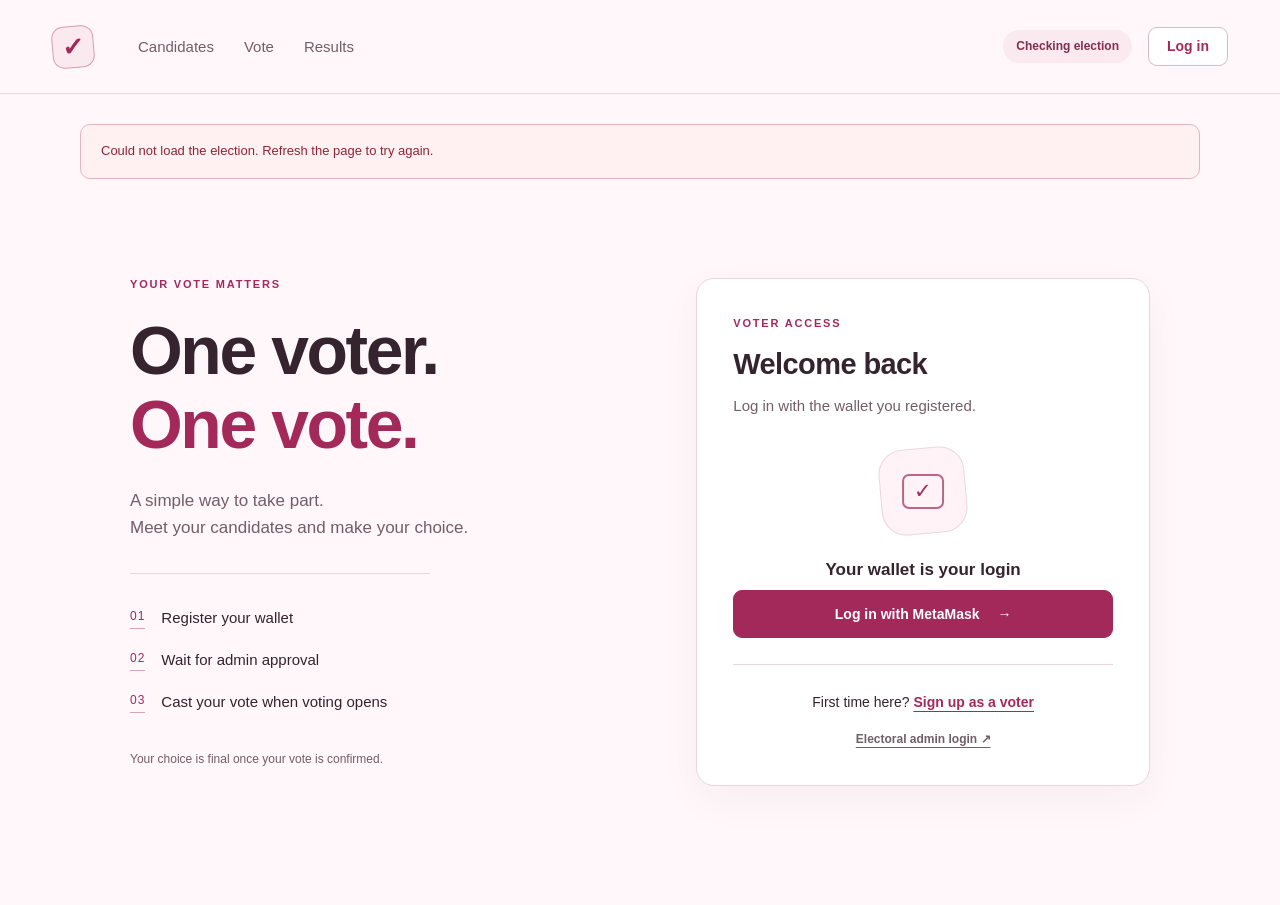
<file: Finals_MCO_DIGITAL_OCEAN_dApp_Voting_App/voting_dapp/frontend/html/index.html>
<!doctype html>
<html lang="en">
  <head>
    <meta charset="UTF-8" />
    <meta name="viewport" content="width=device-width, initial-scale=1" />
    <meta name="theme-color" content="#fff7fa" />
    <meta
      name="description"
      content="Register, review candidates, cast your vote, and view the final election results."
    />
    <title>Voter login</title>
    <link rel="stylesheet" href="../css/index.css" />
    <!-- Load the wallet library and shared code before this page script. -->
    <script src="../script/vendor/ethers.umd.min.js" defer=""></script>
    <script src="../script/common.js" defer></script>
    <script src="../script/index.js" defer></script>
  </head>
  <body data-page="login">
    <a class="skip-link" href="#mainContent">Skip to content</a>
    <header class="site-header">
      <a class="home-mark" href="index.html" aria-label="Go to voter login"
        ><span aria-hidden="true">✓</span></a
      >
      <nav aria-label="Main navigation">
        <a href="candidates.html">Candidates</a>
        <a href="vote.html">Vote</a>
        <a href="results.html">Results</a>
        <a href="admin.html" id="adminNav" hidden="">Manage election</a>
      </nav>
      <div class="header-account">
        <span class="state-pill" id="electionStatus" hidden=""
          >Checking election…</span
        ><button class="text-button" id="logoutButton" type="button" hidden="">
          Log out</button
        ><a
          class="button button-small button-secondary"
          href="index.html"
          id="loginLink"
          >Log in</a
        >
      </div>
    </header>
    <!-- Page scripts find elements by these IDs and update their status and controls. -->
      <main id="mainContent" tabindex="-1">
      <div
        id="message"
        class="message"
        role="status"
        aria-live="polite"
        hidden=""
      >
        <span id="messageText"></span>
      </div>
      <section
        id="page-login"
        class="page auth-layout"
        aria-labelledby="loginHeading"
      >
        <div class="auth-intro">
          <span class="eyebrow">YOUR VOTE MATTERS</span>
          <h1>One voter.<br /><span>One vote.</span></h1>
          <p>
            A simple way to take part.<br />Meet your candidates and make your
            choice.
          </p>
          <div class="intro-rule"></div>
          <ol class="intro-steps">
            <li><span>01</span> Register your wallet</li>
            <li><span>02</span> Wait for admin approval</li>
            <li><span>03</span> Cast your vote when voting opens</li>
          </ol>
          <p class="intro-foot">
            Your choice is final once your vote is confirmed.
          </p>
        </div>
        <div class="panel auth-panel">
          <span class="section-tag">VOTER ACCESS</span>
          <h2 id="loginHeading">Welcome back</h2>
          <p class="muted">Log in with the wallet you registered.</p>
          <div class="wallet-illustration" aria-hidden="true">
            <span>✓</span>
          </div>
          <h3>Your wallet is your login</h3>
          <button
            id="voterLoginButton"
            class="button full"
            type="button"
            disabled=""
          >
            Log in with MetaMask <span aria-hidden="true">→</span>
          </button>
          <div class="divider"></div>
          <p class="center">
            First time here? <a href="signup.html">Sign up as a voter</a>
          </p>
          <a class="quiet-link" href="admin-login.html"
            >Electoral admin login <span aria-hidden="true">↗</span></a
          >
        </div>
      </section>
    </main>
  </body>
</html>
</file>
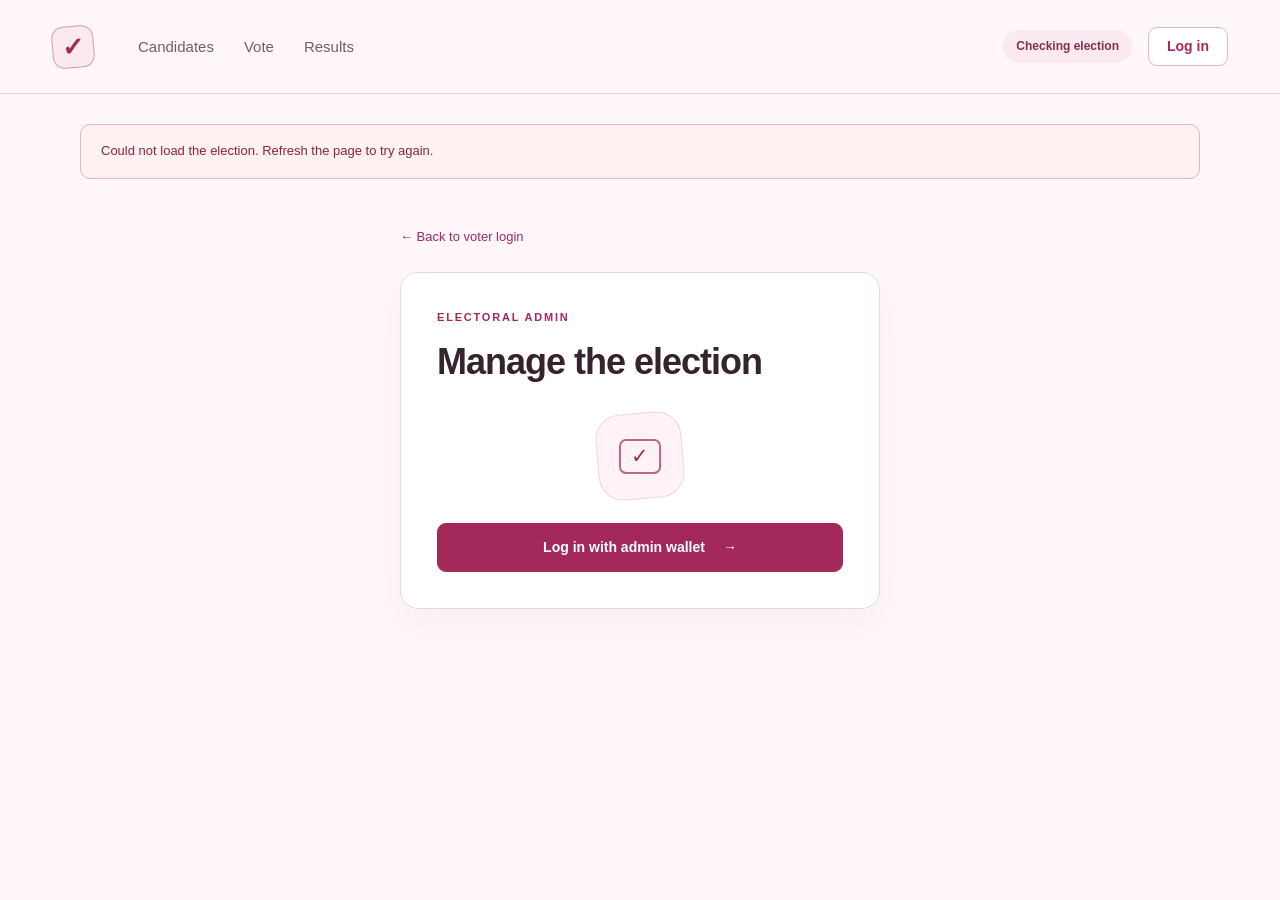
<file: Finals_MCO_DIGITAL_OCEAN_dApp_Voting_App/voting_dapp/frontend/html/admin-login.html>
<!doctype html>
<html lang="en">
  <head>
    <meta charset="UTF-8" />
    <meta name="viewport" content="width=device-width, initial-scale=1" />
    <meta name="theme-color" content="#fff7fa" />
    <meta
      name="description"
      content="Register, review candidates, cast your vote, and view the final election results."
    />
    <title>Admin login</title>
    <link rel="stylesheet" href="../css/admin-login.css" />
    <!-- Load the wallet library and shared code before this page script. -->
    <script src="../script/vendor/ethers.umd.min.js" defer=""></script>
    <script src="../script/common.js" defer></script>
    <script src="../script/admin-login.js" defer></script>
  </head>
  <body data-page="admin-login">
    <a class="skip-link" href="#mainContent">Skip to content</a>
    <header class="site-header">
      <a class="home-mark" href="index.html" aria-label="Go to voter login"
        ><span aria-hidden="true">✓</span></a
      >
      <nav aria-label="Main navigation">
        <a href="candidates.html">Candidates</a>
        <a href="vote.html">Vote</a>
        <a href="results.html">Results</a>
        <a href="admin.html" id="adminNav" hidden="">Manage election</a>
      </nav>
      <div class="header-account">
        <span class="state-pill" id="electionStatus" hidden=""
          >Checking election…</span
        ><button class="text-button" id="logoutButton" type="button" hidden="">
          Log out</button
        ><a
          class="button button-small button-secondary"
          href="index.html"
          id="loginLink"
          >Log in</a
        >
      </div>
    </header>
    <!-- Page scripts find elements by these IDs and update their status and controls. -->
      <main id="mainContent" tabindex="-1">
      <div
        id="message"
        class="message"
        role="status"
        aria-live="polite"
        hidden=""
      >
        <span id="messageText"></span>
      </div>
      <section
        id="page-admin-login"
        class="page narrow-page"
        aria-labelledby="adminLoginHeading"
      >
        <a class="back-link" href="index.html">← Back to voter login</a>
        <div class="panel auth-panel">
          <span class="section-tag">ELECTORAL ADMIN</span>
          <h1 id="adminLoginHeading" class="page-title">Manage the election</h1>
          <div class="wallet-illustration" aria-hidden="true">
            <span>✓</span>
          </div>
          <button
            id="adminLoginButton"
            class="button full"
            type="button"
            disabled=""
          >
            Log in with admin wallet <span aria-hidden="true">→</span>
          </button>
        </div>
      </section>
    </main>
  </body>
</html>
</file>
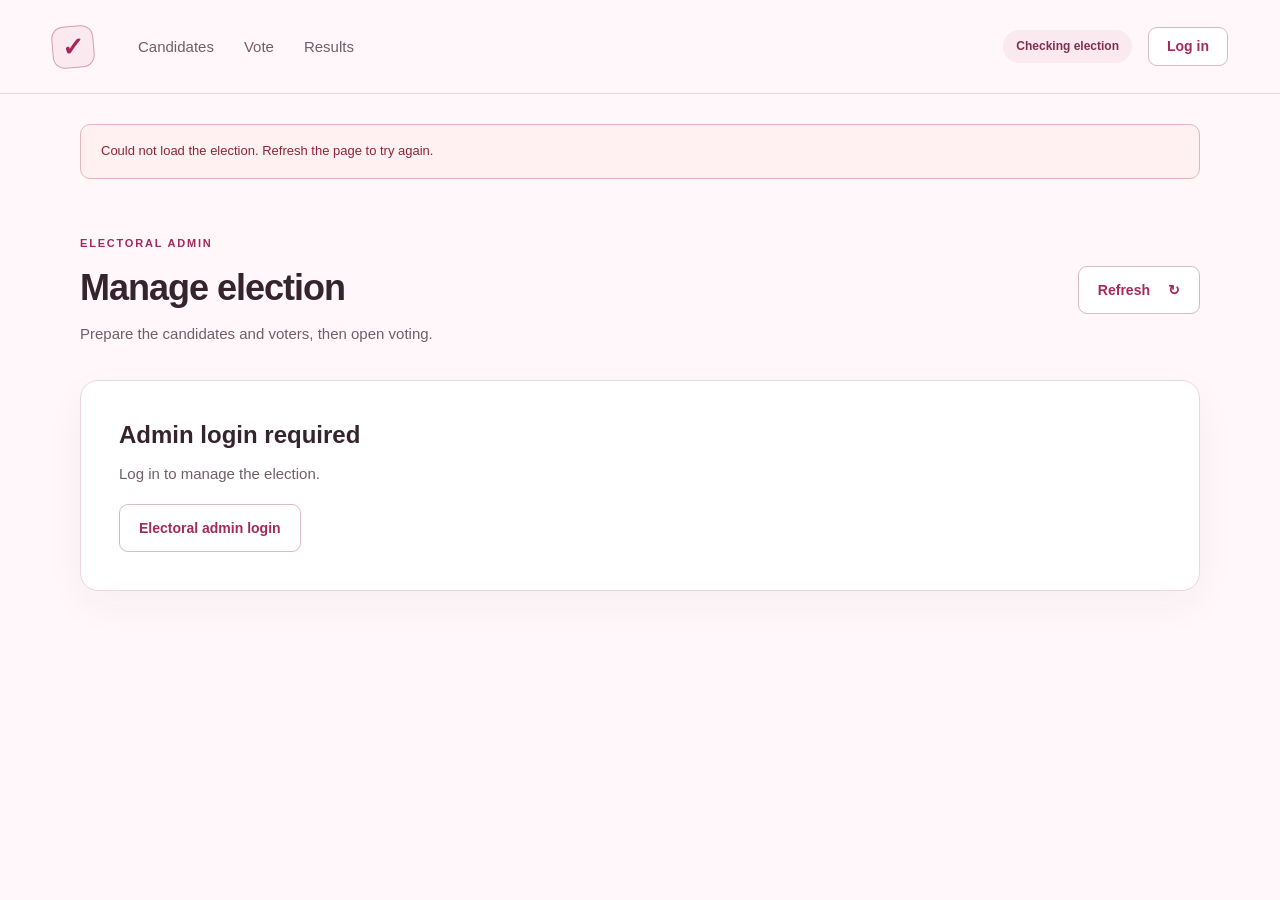
<file: Finals_MCO_DIGITAL_OCEAN_dApp_Voting_App/voting_dapp/frontend/html/admin.html>
<!doctype html>
<html lang="en">
  <head>
    <meta charset="UTF-8" />
    <meta name="viewport" content="width=device-width, initial-scale=1" />
    <meta name="theme-color" content="#fff7fa" />
    <meta
      name="description"
      content="Register, review candidates, cast your vote, and view the final election results."
    />
    <title>Manage election</title>
    <link rel="stylesheet" href="../css/admin.css" />
    <!-- Load the wallet library and shared code before this page script. -->
    <script src="../script/vendor/ethers.umd.min.js" defer=""></script>
    <script src="../script/common.js" defer></script>
    <script src="../script/admin.js" defer></script>
  </head>
  <body data-page="admin">
    <a class="skip-link" href="#mainContent">Skip to content</a>
    <header class="site-header">
      <a class="home-mark" href="index.html" aria-label="Go to voter login"
        ><span aria-hidden="true">✓</span></a
      >
      <nav aria-label="Main navigation">
        <a href="candidates.html">Candidates</a>
        <a href="vote.html">Vote</a>
        <a href="results.html">Results</a>
        <a href="admin.html" id="adminNav" hidden="" aria-current="page"
          >Manage election</a
        >
      </nav>
      <div class="header-account">
        <span class="state-pill" id="electionStatus" hidden=""
          >Checking election…</span
        ><button class="text-button" id="logoutButton" type="button" hidden="">
          Log out</button
        ><a
          class="button button-small button-secondary"
          href="index.html"
          id="loginLink"
          >Log in</a
        >
      </div>
    </header>
    <!-- Page scripts find elements by these IDs and update their status and controls. -->
      <main id="mainContent" tabindex="-1">
      <div
        id="message"
        class="message"
        role="status"
        aria-live="polite"
        hidden=""
      >
        <span id="messageText"></span>
      </div>
      <section id="page-admin" class="page" aria-labelledby="adminHeading">
        <div class="page-heading">
          <div>
            <span class="eyebrow">ELECTORAL ADMIN</span>
            <h1 id="adminHeading" class="page-title">Manage election</h1>
            <p class="muted">
              Prepare the candidates and voters, then open voting.
            </p>
          </div>
          <button
            id="refreshAdminButton"
            class="button button-secondary"
            type="button"
            disabled=""
          >
            Refresh <span aria-hidden="true">↻</span>
          </button>
        </div>
        <div id="adminGate" class="panel gate-panel">
          <h2>Admin login required</h2>
          <p>Log in to manage the election.</p>
          <a class="button button-secondary" href="admin-login.html"
            >Electoral admin login</a
          >
        </div>
        <div id="adminContent" class="content-grid" hidden="">
          <div class="stack">
            <div class="panel">
              <div class="panel-heading">
                <h2>Candidates</h2>
                <span id="adminCandidateCount" class="count-label"
                  >0 added</span
                >
              </div>
              <form id="candidateForm">
                <label for="candidateName">Candidate full name</label
                ><input
                  id="candidateName"
                  name="candidateName"
                  required=""
                  maxlength="80"
                  placeholder="e.g. Juan Dela Cruz"
                  autocomplete="off"
                /><label for="candidatePositionInput">Position</label
                ><input
                  id="candidatePositionInput"
                  name="candidatePosition"
                  required=""
                  maxlength="80"
                  placeholder="e.g. Student Council President"
                  autocomplete="off"
                />
                <p class="helper">
                  One election covers one position. Check spelling; candidates
                  cannot be edited or removed.
                </p>
                <button
                  id="addCandidateButton"
                  class="button"
                  type="submit"
                  disabled=""
                >
                  Add candidate <span aria-hidden="true">+</span>
                </button>
              </form>
              <div id="adminCandidateList" class="simple-list"></div>
            </div>
            <div class="panel voter-register">
              <div class="panel-heading">
                <h2>Voter register</h2>
                <span id="authorizedCount" class="count-label">0 authorized</span>
              </div>
              <h3 class="list-title">Registered wallets</h3>
              <div id="registeredVoterList" class="simple-list"></div>
            </div>
          </div>
          <aside class="panel guide-panel">
            <span class="section-tag">ELECTION CONTROL</span>
            <h2>Voting process</h2>
            <div class="phase-track">
              <span id="phaseSetup">1 · Setup</span
              ><span id="phaseOpen">2 · Open</span
              ><span id="phaseClosed">3 · Closed</span>
            </div>
            <p id="adminControlTip" class="muted"></p>
            <button
              id="startElectionButton"
              class="button full"
              type="button"
              disabled=""
            >
              Start voting</button
            ><button
              id="endElectionButton"
              class="button button-danger full"
              type="button"
              disabled=""
            >
              Close voting
            </button>
            <div class="inline-note">
              Add at least two candidates and authorize at least one voter
              before starting. Once voting starts, setup is locked. Closing
              voting is permanent.
            </div>
          </aside>
        </div>
      </section>
    </main>
    <dialog id="confirmDialog" aria-labelledby="dialogTitle">
      <div class="dialog-body">
        <span class="section-tag">REVIEW THIS ACTION</span>
        <h2 id="dialogTitle">Confirm your vote</h2>
        <p id="dialogText"></p>

        <div class="dialog-actions">
          <button
            id="cancelDialogButton"
            class="button button-secondary"
            type="button"
          >
            Go back</button
          ><button id="confirmDialogButton" class="button" type="button">
            Confirm
          </button>
        </div>
      </div>
    </dialog>
  </body>
</html>
</file>
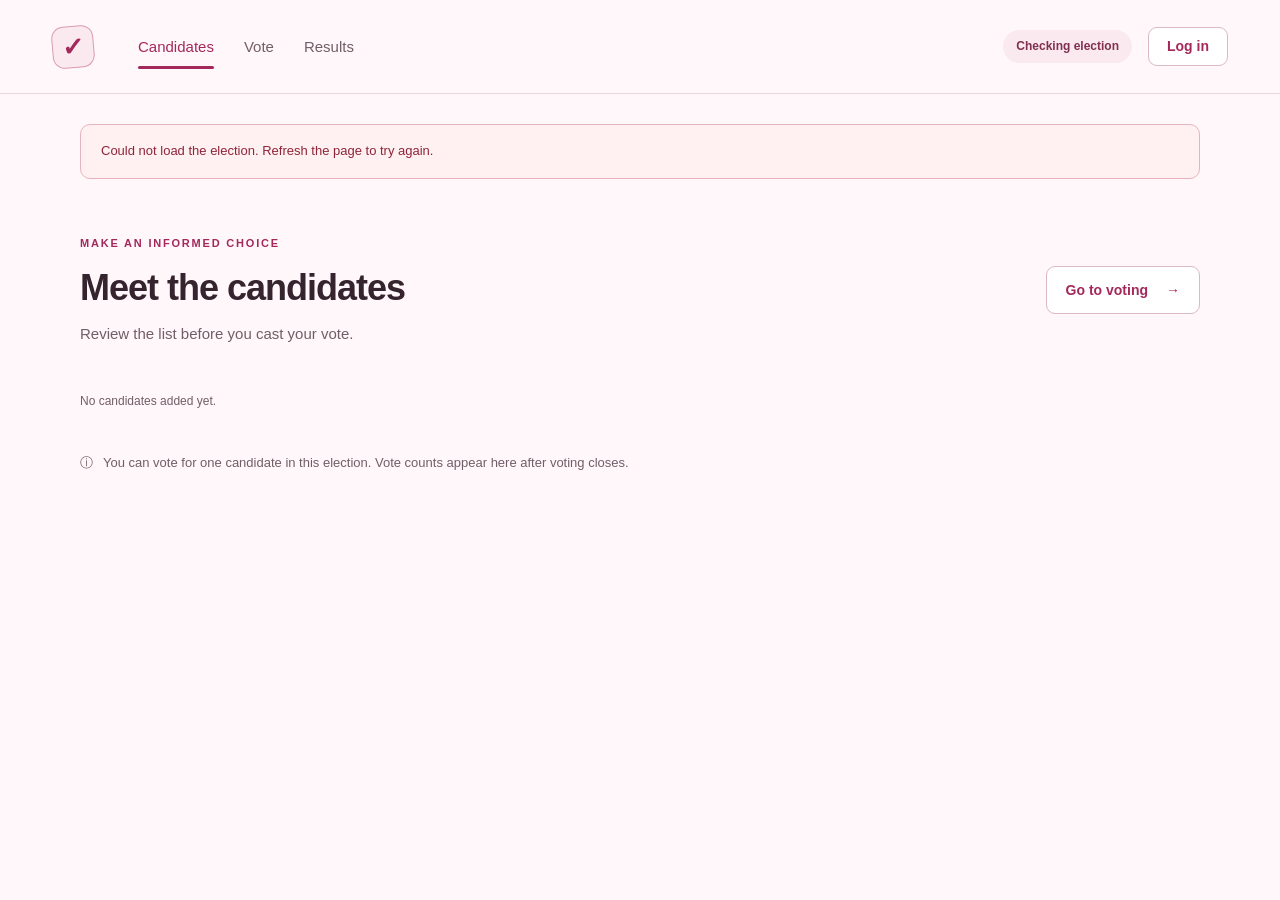
<file: Finals_MCO_DIGITAL_OCEAN_dApp_Voting_App/voting_dapp/frontend/html/candidates.html>
<!doctype html>
<html lang="en">
  <head>
    <meta charset="UTF-8" />
    <meta name="viewport" content="width=device-width, initial-scale=1" />
    <meta name="theme-color" content="#fff7fa" />
    <meta
      name="description"
      content="Register, review candidates, cast your vote, and view the final election results."
    />
    <title>Candidates</title>
    <link rel="stylesheet" href="../css/candidates.css" />
    <!-- Load the wallet library and shared code before this page script. -->
    <script src="../script/vendor/ethers.umd.min.js" defer=""></script>
    <script src="../script/common.js" defer></script>
    <script src="../script/candidates.js" defer></script>
  </head>
  <body data-page="candidates">
    <a class="skip-link" href="#mainContent">Skip to content</a>
    <header class="site-header">
      <a class="home-mark" href="index.html" aria-label="Go to voter login"
        ><span aria-hidden="true">✓</span></a
      >
      <nav aria-label="Main navigation">
        <a href="candidates.html" aria-current="page">Candidates</a>
        <a href="vote.html">Vote</a>
        <a href="results.html">Results</a>
        <a href="admin.html" id="adminNav" hidden="">Manage election</a>
      </nav>
      <div class="header-account">
        <span class="state-pill" id="electionStatus" hidden=""
          >Checking election…</span
        ><button class="text-button" id="logoutButton" type="button" hidden="">
          Log out</button
        ><a
          class="button button-small button-secondary"
          href="index.html"
          id="loginLink"
          >Log in</a
        >
      </div>
    </header>
    <!-- Page scripts find elements by these IDs and update their status and controls. -->
      <main id="mainContent" tabindex="-1">
      <div
        id="message"
        class="message"
        role="status"
        aria-live="polite"
        hidden=""
      >
        <span id="messageText"></span>
      </div>
      <section
        id="page-candidates"
        class="page"
        aria-labelledby="candidatesHeading"
      >
        <div class="page-heading">
          <div>
            <span class="eyebrow">MAKE AN INFORMED CHOICE</span>
            <h1 id="candidatesHeading" class="page-title">
              Meet the candidates
            </h1>
            <p class="muted">Review the list before you cast your vote.</p>
          </div>
          <a class="button button-secondary" href="vote.html"
            >Go to voting <span aria-hidden="true">→</span></a
          >
        </div>
        <div id="candidatePosition" class="position-label"></div>
        <div id="candidateList" class="candidate-grid"></div>
        <div class="bottom-note">
          <span aria-hidden="true">ⓘ</span> You can vote for one candidate in
          this election. Vote counts appear here after voting closes.
        </div>
      </section>
    </main>
  </body>
</html>
</file>
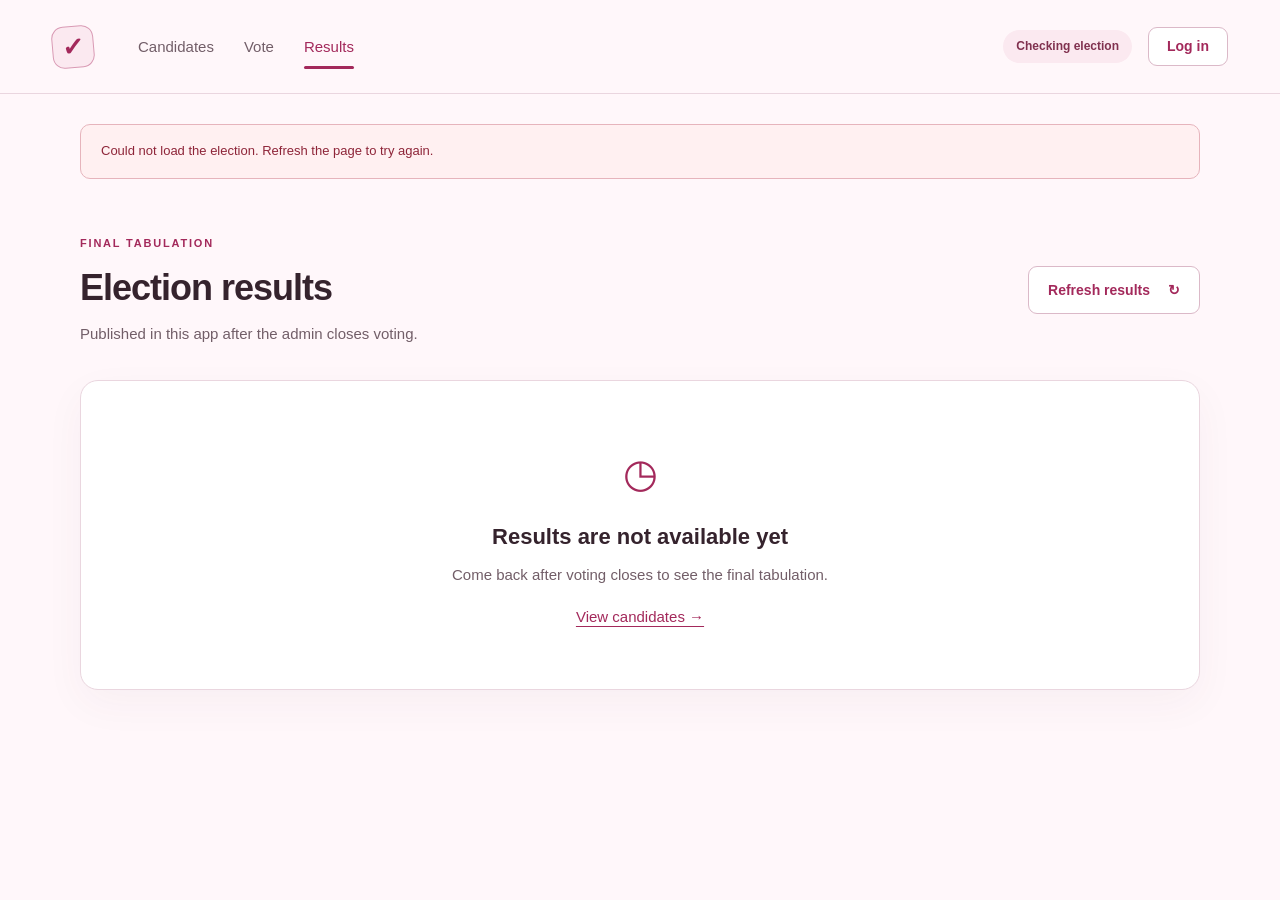
<file: Finals_MCO_DIGITAL_OCEAN_dApp_Voting_App/voting_dapp/frontend/html/results.html>
<!doctype html>
<html lang="en">
  <head>
    <meta charset="UTF-8" />
    <meta name="viewport" content="width=device-width, initial-scale=1" />
    <meta name="theme-color" content="#fff7fa" />
    <meta
      name="description"
      content="Register, review candidates, cast your vote, and view the final election results."
    />
    <title>Results</title>
    <link rel="stylesheet" href="../css/results.css" />
    <!-- Load the wallet library and shared code before this page script. -->
    <script src="../script/vendor/ethers.umd.min.js" defer=""></script>
    <script src="../script/common.js" defer></script>
    <script src="../script/results.js" defer></script>
  </head>
  <body data-page="results">
    <a class="skip-link" href="#mainContent">Skip to content</a>
    <header class="site-header">
      <a class="home-mark" href="index.html" aria-label="Go to voter login"
        ><span aria-hidden="true">✓</span></a
      >
      <nav aria-label="Main navigation">
        <a href="candidates.html">Candidates</a>
        <a href="vote.html">Vote</a>
        <a href="results.html" aria-current="page">Results</a>
        <a href="admin.html" id="adminNav" hidden="">Manage election</a>
      </nav>
      <div class="header-account">
        <span class="state-pill" id="electionStatus" hidden=""
          >Checking election…</span
        ><button class="text-button" id="logoutButton" type="button" hidden="">
          Log out</button
        ><a
          class="button button-small button-secondary"
          href="index.html"
          id="loginLink"
          >Log in</a
        >
      </div>
    </header>
    <!-- Page scripts find elements by these IDs and update their status and controls. -->
      <main id="mainContent" tabindex="-1">
      <div
        id="message"
        class="message"
        role="status"
        aria-live="polite"
        hidden=""
      >
        <span id="messageText"></span>
      </div>
      <section id="page-results" class="page" aria-labelledby="resultsHeading">
        <div class="page-heading">
          <div>
            <span class="eyebrow">FINAL TABULATION</span>
            <h1 id="resultsHeading" class="page-title">Election results</h1>
            <p class="muted">
              Published in this app after the admin closes voting.
            </p>
          </div>
          <button
            id="refreshResultsButton"
            class="button button-secondary"
            type="button"
            disabled=""
          >
            Refresh results <span aria-hidden="true">↻</span>
          </button>
        </div>
        <div id="resultsLocked" class="panel empty-state">
          <span class="empty-symbol" aria-hidden="true">◷</span>
          <h2>Results are not available yet</h2>
          <p>Come back after voting closes to see the final tabulation.</p>
          <a href="candidates.html">View candidates →</a>
        </div>
        <div id="resultsContent" class="panel" hidden="">
          <div class="results-heading">
            <div>
              <h2 id="resultsPosition"></h2>
              <p class="muted">
                Voting is closed. These are the final recorded counts.
              </p>
            </div>
            <div class="total-votes">
              <span id="totalVotes">0</span><small>confirmed votes</small>
            </div>
          </div>

          <div class="table-wrap">
            <table>
              <caption class="sr-only">
                Final candidate vote counts
              </caption>
              <thead>
                <tr>
                  <th scope="col">Candidate</th>
                  <th scope="col">Votes</th>
                </tr>
              </thead>
              <tbody id="resultsBody"></tbody>
            </table>
          </div>
          <p class="helper">
            Counts are read from the deployed contract. Blockchain records
            remain public even while the app hides the tabulation.
          </p>
        </div>
      </section>
    </main>
  </body>
</html>
</file>
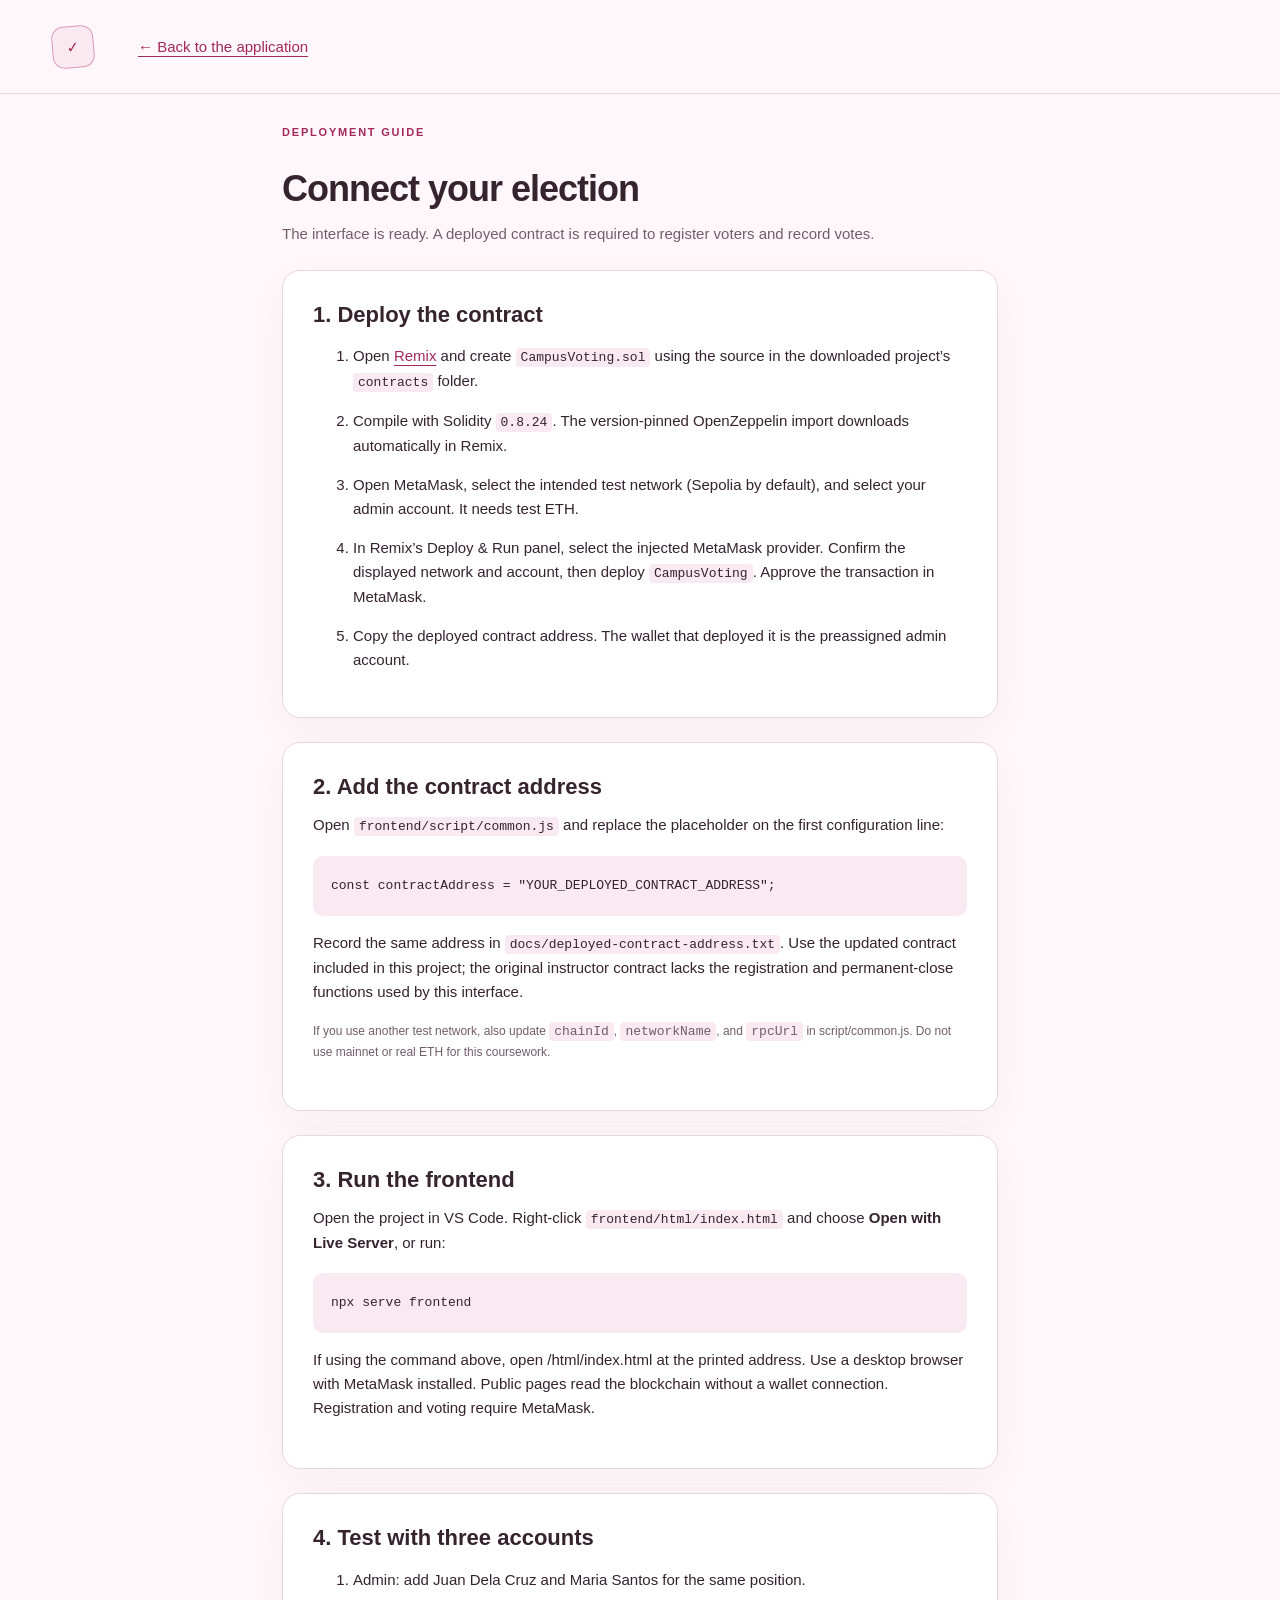
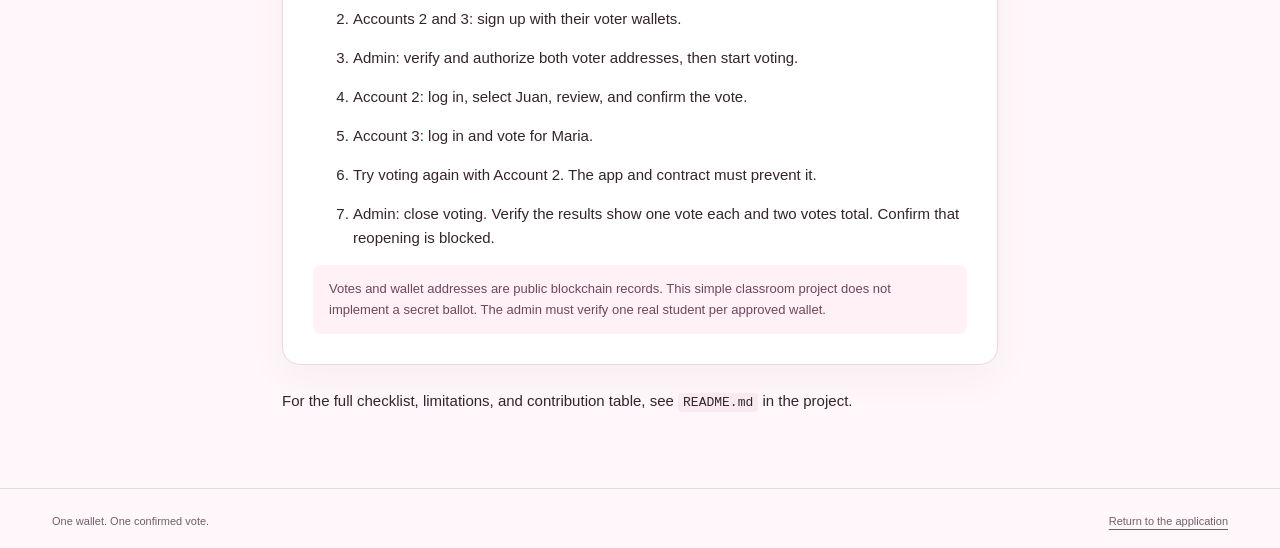
<file: Finals_MCO_DIGITAL_OCEAN_dApp_Voting_App/voting_dapp/frontend/html/setup.html>
<!doctype html>
<html lang="en">
  <head>
    <meta charset="UTF-8" />
    <meta name="viewport" content="width=device-width, initial-scale=1" />
    <title>Voting setup</title>
    <style>
      :root {
        --bg: #fff7fa;
        --surface: #fff;
        --pink: #a3295b;
        --pink-dark: #852047;
        --pink-pale: #fbe9f0;
        --ink: #35232d;
        --muted: #725e68;
        --line: #ead6df;
        --green: #235943;
        --green-bg: #e8f4ed;
        --red: #a52a3c;
        --red-bg: #fff0f1;
        --shadow: 0 14px 42px rgba(104, 43, 67, 0.045);
      }
      * {
        box-sizing: border-box;
      }
      html {
        scroll-behavior: smooth;
      }
      body {
        margin: 0;
        background: var(--bg);
        color: var(--ink);
        font:
          15px/1.6 "Segoe UI",
          Arial,
          sans-serif;
      }
      a {
        color: var(--pink);
        text-underline-offset: 4px;
      }
      a:hover {
        color: var(--pink-dark);
      }

      a {
        touch-action: manipulation;
      }

      a:focus-visible {
        outline: 3px solid #b64b76;
        outline-offset: 4px;
      }
      h1,
      h2,
      p {
        margin-top: 0;
      }
      h2 {
        font-size: 22px;
        line-height: 1.3;
        font-weight: 650;
        margin-bottom: 12px;
      }
      p {
        margin-bottom: 18px;
      }
      .muted {
        color: var(--muted);
      }
      .site-header {
        min-height: 94px;
        max-width: 1360px;
        padding: 20px 52px;
        margin: auto;
        display: flex;
        align-items: center;
        gap: 44px;
        border-bottom: 1px solid var(--line);
      }
      .home-mark {
        height: 42px;
        width: 42px;
        flex-shrink: 0;
        border: 1px solid #d99ab4;
        border-radius: 12px;
        background: var(--pink-pale);
        display: grid;
        place-items: center;
        text-decoration: none;
        transform: rotate(-5deg);
      }
      main {
        max-width: 1184px;
        margin: 0 auto;
        padding: 30px 32px 56px;
        min-height: calc(100vh - 175px);
      }
      .eyebrow {
        display: block;
        font-size: 11px;
        letter-spacing: 1.8px;
        font-weight: 700;
        color: var(--pink);
        margin-bottom: 20px;
      }
      .panel {
        background: var(--surface);
        border: 1px solid var(--line);
        border-radius: 18px;
        padding: 30px;
        box-shadow: var(--shadow);
      }
      .helper {
        font-size: 12px;
        color: var(--muted);
        margin: 12px 0 18px;
      }
      .page-title {
        font-size: 36px;
        line-height: 1.2;
        letter-spacing: -1px;
        font-weight: 650;
        margin: 0 0 12px;
      }
      .inline-note {
        padding: 14px 16px;
        background: #fff1f6;
        border-radius: 8px;
        font-size: 13px;
        color: #70465a;
        line-height: 1.6;
      }
      .panel .inline-note:last-child {
        margin-bottom: 0;
      }
      .site-footer {
        max-width: 1360px;
        margin: auto;
        border-top: 1px solid var(--line);
        padding: 24px 52px;
        display: flex;
        justify-content: space-between;
        gap: 18px;
        flex-wrap: wrap;
        color: var(--muted);
        font-size: 11px;
      }
      .site-footer a {
        color: var(--muted);
      }
      .setup-page {
        max-width: 780px;
      }
      .setup-page h1 {
        margin-top: 25px;
      }
      .setup-page code {
        font-size: 13px;
        overflow-wrap: anywhere;
        background: #f8eaf0;
        border-radius: 4px;
        padding: 2px 5px;
      }
      .setup-page li {
        margin-bottom: 15px;
      }
      .setup-page pre {
        padding: 18px;
        border-radius: 10px;
        background: #f8eaf0;
        overflow: auto;
      }
      .setup-page pre code {
        padding: 0;
      }
      .setup-page .panel {
        margin: 24px 0;
      }
      @media (max-width: 1000px) {
        .site-header {
          padding: 20px 28px;
          gap: 26px;
        }
      }
      @media (max-width: 780px) {
        .site-header {
          flex-wrap: wrap;
          gap: 16px 24px;
        }
        .page-title {
          font-size: 30px;
        }
        .site-footer {
          padding: 24px 28px;
        }
      }
      @media (max-width: 500px) {
        main {
          padding: 22px 18px 40px;
        }
        .site-header {
          padding: 16px 20px;
        }
        .home-mark {
          height: 36px;
          width: 36px;
        }
        .page-title {
          font-size: 29px;
        }
        .panel {
          padding: 24px;
        }

        .eyebrow {
          font-size: 10px;
        }
        .site-footer {
          padding: 20px;
          gap: 10px;
        }
      }
      @media (prefers-reduced-motion: reduce) {
        html {
          scroll-behavior: auto;
        }
        * {
          transition: none !important;
        }
      }
    </style>
  </head>
  <body>
    <header class="site-header">
      <a class="home-mark" href="index.html" aria-label="Return to voter login"
        >✓</a
      ><a href="index.html">← Back to the application</a>
    </header>
    <main class="setup-page">
      <span class="eyebrow">DEPLOYMENT GUIDE</span>
      <h1 class="page-title">Connect your election</h1>
      <p class="muted">
        The interface is ready. A deployed contract is required to register
        voters and record votes.
      </p>
      <section class="panel">
        <h2>1. Deploy the contract</h2>
        <ol>
          <li>
            Open
            <a
              href="https://remix.ethereum.org"
              target="_blank"
              rel="noopener noreferrer"
              >Remix</a
            >
            and create <code>CampusVoting.sol</code> using the source in the
            downloaded project’s <code>contracts</code> folder.
          </li>
          <li>
            Compile with Solidity <code>0.8.24</code>. The version-pinned
            OpenZeppelin import downloads automatically in Remix.
          </li>
          <li>
            Open MetaMask, select the intended test network (Sepolia by
            default), and select your admin account. It needs test ETH.
          </li>
          <li>
            In Remix’s Deploy &amp; Run panel, select the injected MetaMask
            provider. Confirm the displayed network and account, then deploy
            <code>CampusVoting</code>. Approve the transaction in MetaMask.
          </li>
          <li>
            Copy the deployed contract address. The wallet that deployed it is
            the preassigned admin account.
          </li>
        </ol>
      </section>
      <section class="panel">
        <h2>2. Add the contract address</h2>
        <p>
          Open <code>frontend/script/common.js</code> and replace the
          placeholder on the first configuration line:
        </p>
        <pre><code>const contractAddress = "YOUR_DEPLOYED_CONTRACT_ADDRESS";</code></pre>
        <p>
          Record the same address in
          <code>docs/deployed-contract-address.txt</code>. Use the updated
          contract included in this project; the original instructor contract
          lacks the registration and permanent-close functions used by this
          interface.
        </p>
        <p class="helper">
          If you use another test network, also update <code>chainId</code>,
          <code>networkName</code>, and <code>rpcUrl</code> in script/common.js.
          Do not use mainnet or real ETH for this coursework.
        </p>
      </section>
      <section class="panel">
        <h2>3. Run the frontend</h2>
        <p>
          Open the project in VS Code. Right-click
          <code>frontend/html/index.html</code> and choose
          <strong>Open with Live Server</strong>, or run:
        </p>
        <pre><code>npx serve frontend</code></pre>
        <p>
          If using the command above, open /html/index.html at the printed
          address. Use a desktop browser with MetaMask installed. Public pages
          read the blockchain without a wallet connection. Registration and
          voting require MetaMask.
        </p>
      </section>
      <section class="panel">
        <h2>4. Test with three accounts</h2>
        <ol>
          <li>
            Admin: add Juan Dela Cruz and Maria Santos for the same position.
          </li>
          <li>Accounts 2 and 3: sign up with their voter wallets.</li>
          <li>
            Admin: verify and authorize both voter addresses, then start voting.
          </li>
          <li>Account 2: log in, select Juan, review, and confirm the vote.</li>
          <li>Account 3: log in and vote for Maria.</li>
          <li>
            Try voting again with Account 2. The app and contract must prevent
            it.
          </li>
          <li>
            Admin: close voting. Verify the results show one vote each and two
            votes total. Confirm that reopening is blocked.
          </li>
        </ol>
        <p class="inline-note">
          Votes and wallet addresses are public blockchain records. This simple
          classroom project does not implement a secret ballot. The admin must
          verify one real student per approved wallet.
        </p>
      </section>
      <p>
        For the full checklist, limitations, and contribution table, see
        <code>README.md</code> in the project.
      </p>
    </main>
    <footer class="site-footer">
      <span>One wallet. One confirmed vote.</span
      ><a href="index.html">Return to the application</a>
    </footer>
  </body>
</html>
</file>
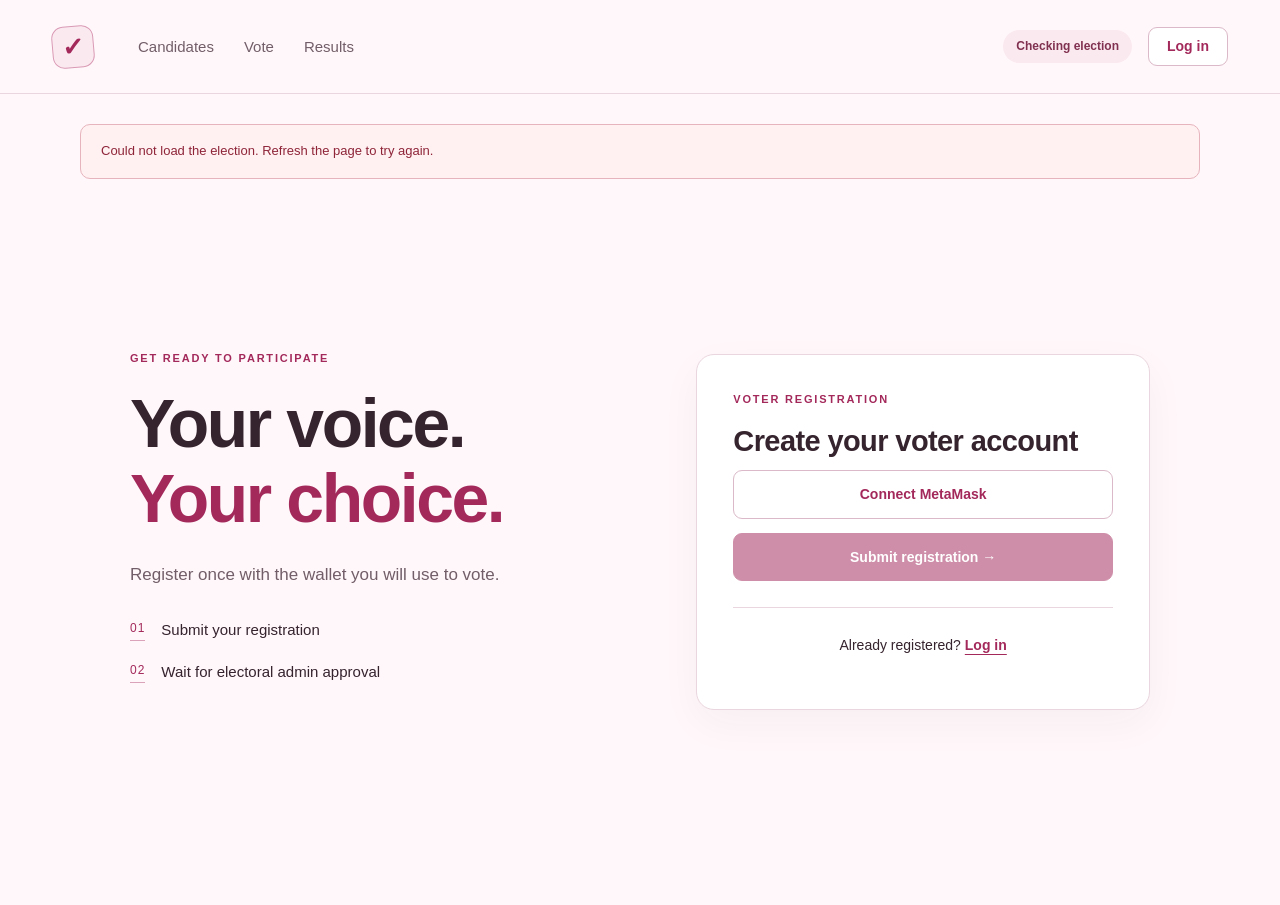
<file: Finals_MCO_DIGITAL_OCEAN_dApp_Voting_App/voting_dapp/frontend/html/signup.html>
<!doctype html>
<html lang="en">
  <head>
    <meta charset="UTF-8" />
    <meta name="viewport" content="width=device-width, initial-scale=1" />
    <meta name="theme-color" content="#fff7fa" />
    <meta
      name="description"
      content="Register, review candidates, cast your vote, and view the final election results."
    />
    <title>Voter registration</title>
    <link rel="stylesheet" href="../css/signup.css" />
    <!-- Load the wallet library and shared code before this page script. -->
    <script src="../script/vendor/ethers.umd.min.js" defer=""></script>
    <script src="../script/common.js" defer></script>
    <script src="../script/signup.js" defer></script>
  </head>
  <body data-page="signup">
    <a class="skip-link" href="#mainContent">Skip to content</a>
    <header class="site-header">
      <a class="home-mark" href="index.html" aria-label="Go to voter login"
        ><span aria-hidden="true">✓</span></a
      >
      <nav aria-label="Main navigation">
        <a href="candidates.html">Candidates</a>
        <a href="vote.html">Vote</a>
        <a href="results.html">Results</a>
        <a href="admin.html" id="adminNav" hidden="">Manage election</a>
      </nav>
      <div class="header-account">
        <span class="state-pill" id="electionStatus" hidden=""
          >Checking election…</span
        ><button class="text-button" id="logoutButton" type="button" hidden="">
          Log out</button
        ><a
          class="button button-small button-secondary"
          href="index.html"
          id="loginLink"
          >Log in</a
        >
      </div>
    </header>
    <!-- Page scripts find elements by these IDs and update their status and controls. -->
      <main id="mainContent" tabindex="-1">
      <div
        id="message"
        class="message"
        role="status"
        aria-live="polite"
        hidden=""
      >
        <span id="messageText"></span>
      </div>
      <section
        id="page-signup"
        class="page auth-layout"
        aria-labelledby="signupHeading"
      >
        <div class="auth-intro">
          <span class="eyebrow">GET READY TO PARTICIPATE</span>
          <h1>Your voice.<br /><span>Your choice.</span></h1>
          <p>Register once with the wallet you will use to vote.</p>
          <ol class="intro-steps">
            <li><span>01</span> Submit your registration</li>
            <li><span>02</span> Wait for electoral admin approval</li>
          </ol>
        </div>
        <div class="panel auth-panel">
          <span class="section-tag">VOTER REGISTRATION</span>
          <h2 id="signupHeading">Create your voter account</h2>
          <button
            id="signupConnectButton"
            class="button button-secondary full"
            type="button"
            disabled=""
          >
            Connect MetaMask
          </button>
          <button
            id="registerButton"
            class="button full"
            type="button"
            disabled=""
          >
            Submit registration <span aria-hidden="true">→</span>
          </button>
          <div class="divider"></div>
          <p class="center">
            Already registered? <a href="index.html">Log in</a>
          </p>
        </div>
      </section>
    </main>
  </body>
</html>
</file>
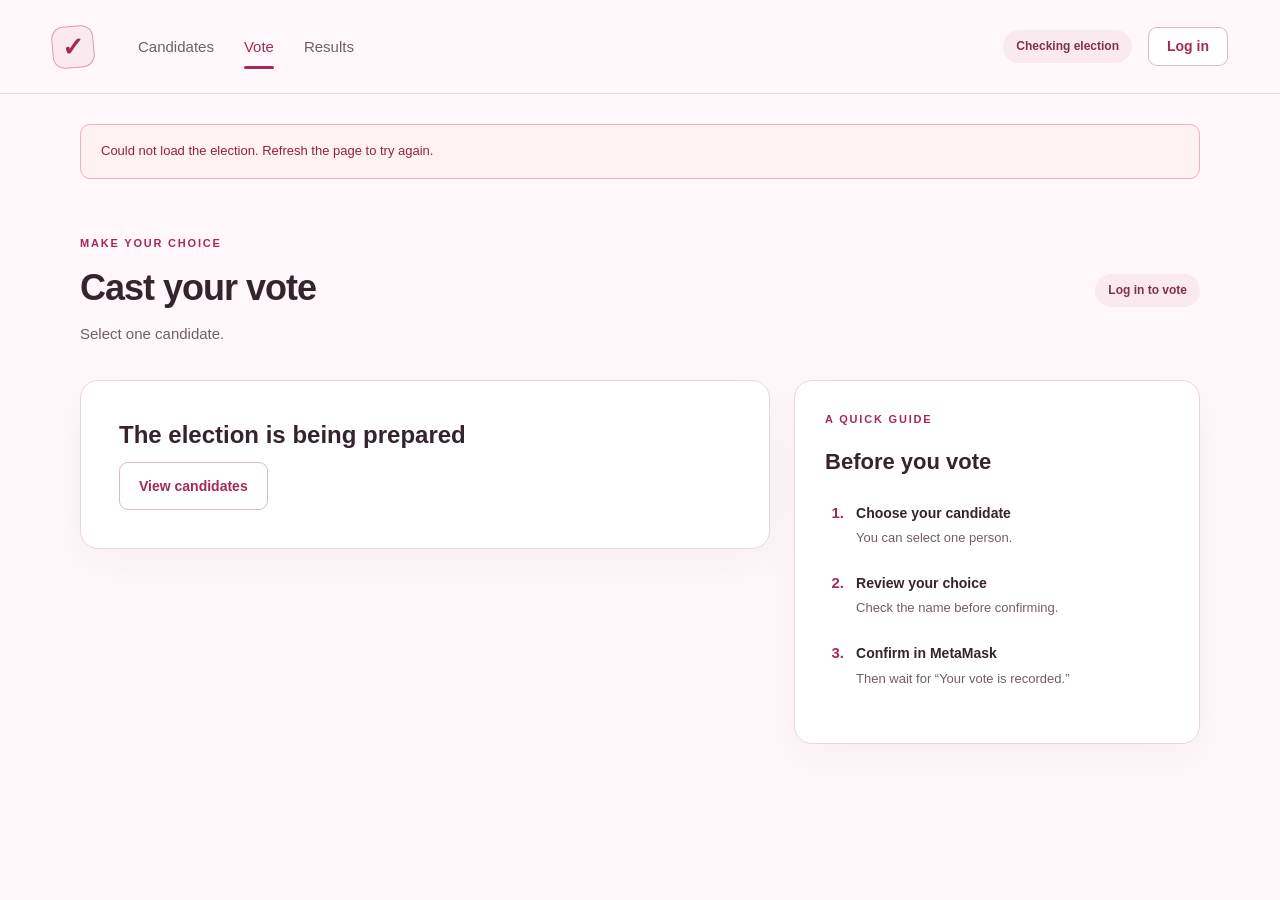
<file: Finals_MCO_DIGITAL_OCEAN_dApp_Voting_App/voting_dapp/frontend/html/vote.html>
<!doctype html>
<html lang="en">
  <head>
    <meta charset="UTF-8" />
    <meta name="viewport" content="width=device-width, initial-scale=1" />
    <meta name="theme-color" content="#fff7fa" />
    <meta
      name="description"
      content="Register, review candidates, cast your vote, and view the final election results."
    />
    <title>Vote</title>
    <link rel="stylesheet" href="../css/vote.css" />
    <!-- Load the wallet library and shared code before this page script. -->
    <script src="../script/vendor/ethers.umd.min.js" defer=""></script>
    <script src="../script/common.js" defer></script>
    <script src="../script/vote.js" defer></script>
  </head>
  <body data-page="vote">
    <a class="skip-link" href="#mainContent">Skip to content</a>
    <header class="site-header">
      <a class="home-mark" href="index.html" aria-label="Go to voter login"
        ><span aria-hidden="true">✓</span></a
      >
      <nav aria-label="Main navigation">
        <a href="candidates.html">Candidates</a>
        <a href="vote.html" aria-current="page">Vote</a>
        <a href="results.html">Results</a>
        <a href="admin.html" id="adminNav" hidden="">Manage election</a>
      </nav>
      <div class="header-account">
        <span class="state-pill" id="electionStatus" hidden=""
          >Checking election…</span
        ><button class="text-button" id="logoutButton" type="button" hidden="">
          Log out</button
        ><a
          class="button button-small button-secondary"
          href="index.html"
          id="loginLink"
          >Log in</a
        >
      </div>
    </header>
    <!-- Page scripts find elements by these IDs and update their status and controls. -->
      <main id="mainContent" tabindex="-1">
      <div
        id="message"
        class="message"
        role="status"
        aria-live="polite"
        hidden=""
      >
        <span id="messageText"></span>
      </div>
      <section id="page-vote" class="page" aria-labelledby="voteHeading">
        <div class="page-heading">
          <div>
            <span class="eyebrow">MAKE YOUR CHOICE</span>
            <h1 id="voteHeading" class="page-title">Cast your vote</h1>
            <p class="muted" id="voteSubtitle">
              Select one candidate. Take your time.
            </p>
          </div>
          <span id="voterEligibility" class="state-pill">Log in to vote</span>
        </div>
        <div class="content-grid">
          <div>
            <div id="voteGate" class="panel gate-panel">
              <h2 id="gateTitle">The election is being prepared</h2>
              <p id="gateText"></p>
              <a
                id="gateLink"
                class="button button-secondary"
                href="candidates.html"
                >View candidates</a
              >
            </div>
            <form id="ballotForm" class="panel" hidden="">
              <fieldset>
                <legend>Select one candidate</legend>
                <div id="ballotChoices"></div>
              </fieldset>
              <div class="ballot-footer">
                <p id="selectionText" class="muted">No candidate selected</p>
                <button
                  id="reviewVoteButton"
                  class="button"
                  type="submit"
                  disabled=""
                >
                  Review vote <span aria-hidden="true">→</span>
                </button>
              </div>
            </form>
            <div id="voteSuccess" class="panel success-panel" hidden="">
              <span class="success-mark" aria-hidden="true">✓</span>
              <h2>Your vote is recorded</h2>
              <p>
                Thank you for participating. You have used your one vote for
                this election.
              </p>
              <a href="results.html" class="button button-secondary"
                >View results status</a
              >
            </div>
          </div>
          <aside class="panel guide-panel">
            <span class="section-tag">A QUICK GUIDE</span>
            <h2>Before you vote</h2>
            <ol class="guide-steps">
              <li>
                <strong>Choose your candidate</strong
                ><span>You can select one person.</span>
              </li>
              <li>
                <strong>Review your choice</strong
                ><span>Check the name before confirming.</span>
              </li>
              <li>
                <strong>Confirm in MetaMask</strong
                ><span>Then wait for “Your vote is recorded.”</span>
              </li>
            </ol>
          </aside>
        </div>
      </section>
    </main>
    <dialog id="confirmDialog" aria-labelledby="dialogTitle">
      <div class="dialog-body">
        <span class="section-tag">REVIEW THIS ACTION</span>
        <h2 id="dialogTitle">Confirm your vote</h2>
        <p id="dialogText"></p>

        <div class="dialog-actions">
          <button
            id="cancelDialogButton"
            class="button button-secondary"
            type="button"
          >
            Go back</button
          ><button id="confirmDialogButton" class="button" type="button">
            Confirm
          </button>
        </div>
      </div>
    </dialog>
  </body>
</html>
</file>
<file: Finals_MCO_DIGITAL_OCEAN_dApp_Voting_App/voting_dapp/frontend/css/index.css>
/* Page-specific presentation for index.html. Imported rules provide shared styles. */
@import url("common.css");

.intro-rule {
  height: 1px;
  background: var(--line);
  max-width: 300px;
  margin: 32px 0;
}
.auth-intro .intro-foot {
  font-size: 12px;
  color: var(--muted);
  margin-top: 36px;
  max-width: 320px;
}
.auth-panel:has(.wallet-illustration) > h3 {
  text-align: center;
}
.quiet-link {
  display: block;
  text-align: center;
  color: var(--muted);
  font-size: 12px;
}
@media (max-width: 1000px) {
  .site-header {
    padding: 20px 28px;
    gap: 26px;
  }
  .site-header nav {
    gap: 20px;
  }
  .auth-layout {
    gap: 40px;
  }
  .auth-intro h1 {
    font-size: 54px;
  }
  .header-account {
    gap: 10px;
  }
  .auth-panel {
    padding: 28px;
  }
}
@media (max-width: 780px) {
  .site-header {
    flex-wrap: wrap;
    gap: 16px 24px;
  }
  .header-account {
    margin-left: auto;
  }
  .site-header nav {
    order: 3;
    width: 100%;
    justify-content: center;
    gap: 30px;
  }
  .auth-layout {
    grid-template-columns: 1fr;
    gap: 32px;
    max-width: 500px;
    min-height: 0;
    padding-top: 28px;
  }
  .auth-intro h1 {
    font-size: 48px;
    letter-spacing: -1.5px;
  }
  .auth-intro > p {
    font-size: 15px;
  }
  .intro-rule,
  .intro-steps,
  .intro-foot {
    display: none;
  }
  .auth-intro .eyebrow {
    margin-bottom: 12px;
  }
  .auth-intro h1 br {
    display: none;
  }
  .auth-intro h1 span:before {
    content: " ";
  }
  .auth-intro h1 {
    margin-bottom: 14px;
  }
}
@media (max-width: 500px) {
  main {
    padding: 22px 18px 40px;
  }
  .site-header {
    padding: 16px 20px;
  }
  .site-header nav {
    gap: 22px;
  }
  .site-header nav a {
    font-size: 13px;
  }
  .header-account {
    gap: 6px;
  }
  .state-pill {
    font-size: 11px;
    padding: 6px 10px;
    max-width: 160px;
  }
  .home-mark {
    height: 36px;
    width: 36px;
  }
  .panel {
    padding: 24px;
  }
  .auth-panel {
    padding: 26px;
  }
  .auth-panel h2 {
    font-size: 26px;
  }
  .auth-intro h1 {
    font-size: 38px;
  }
  .auth-intro > p br {
    display: none;
  }
  .auth-layout {
    gap: 18px;
    padding-top: 12px;
  }
  .auth-intro p {
    margin-bottom: 0;
  }
  .wallet-illustration {
    margin-top: 24px;
  }
  .section-tag,
  .eyebrow {
    font-size: 10px;
  }
}
@media (prefers-reduced-motion: reduce) {
  html {
    scroll-behavior: auto;
  }
  * {
    transition: none !important;
  }
}
</file>
<file: Finals_MCO_DIGITAL_OCEAN_dApp_Voting_App/voting_dapp/frontend/css/admin-login.css>
/* Page-specific presentation for admin-login.html. Imported rules provide shared styles. */
@import url("common.css");

.narrow-page {
  max-width: 480px;
  margin: 24px auto 50px;
}
.back-link {
  display: block;
  text-decoration: none;
  margin-bottom: 24px;
  font-size: 13px;
}
@media (max-width: 1000px) {
  .site-header {
    padding: 20px 28px;
    gap: 26px;
  }
  .site-header nav {
    gap: 20px;
  }
  .header-account {
    gap: 10px;
  }
  .auth-panel {
    padding: 28px;
  }
}
@media (max-width: 780px) {
  .site-header {
    flex-wrap: wrap;
    gap: 16px 24px;
  }
  .header-account {
    margin-left: auto;
  }
  .site-header nav {
    order: 3;
    width: 100%;
    justify-content: center;
    gap: 30px;
  }
  .page-title {
    font-size: 30px;
  }
  .narrow-page {
    margin-top: 0;
  }
}
@media (max-width: 500px) {
  main {
    padding: 22px 18px 40px;
  }
  .site-header {
    padding: 16px 20px;
  }
  .site-header nav {
    gap: 22px;
  }
  .site-header nav a {
    font-size: 13px;
  }
  .header-account {
    gap: 6px;
  }
  .state-pill {
    font-size: 11px;
    padding: 6px 10px;
    max-width: 160px;
  }
  .home-mark {
    height: 36px;
    width: 36px;
  }
  .page-title {
    font-size: 29px;
  }
  .panel {
    padding: 24px;
  }
  .auth-panel {
    padding: 26px;
  }
  .wallet-illustration {
    margin-top: 24px;
  }
  .section-tag {
    font-size: 10px;
  }
}
@media (prefers-reduced-motion: reduce) {
  html {
    scroll-behavior: auto;
  }
  * {
    transition: none !important;
  }
}
</file>
<file: Finals_MCO_DIGITAL_OCEAN_dApp_Voting_App/voting_dapp/frontend/css/admin.css>
/* Page-specific presentation for admin.html. Imported rules provide shared styles. */
@import url("common.css");

.button-danger {
  background: white;
  color: var(--red);
  border-color: #e3acb3;
}
.button-danger:hover {
  background: var(--red);
  border-color: var(--red);
}
.inline-note {
  padding: 14px 16px;
  background: #fff1f6;
  border-radius: 8px;
  font-size: 13px;
  color: #70465a;
  line-height: 1.6;
}
.panel .inline-note:last-child {
  margin-bottom: 0;
}
.stack {
  display: grid;
  gap: 24px;
}
.panel-heading {
  display: flex;
  align-items: center;
  justify-content: space-between;
  gap: 12px;
  margin-bottom: 18px;
}
.panel-heading h2 {
  margin: 0;
}
.count-label {
  font-size: 12px;
  color: var(--muted);
}
form > label {
  display: block;
  font-size: 13px;
  font-weight: 600;
  margin-bottom: 8px;
}
input:not([type="radio"]):not([type="checkbox"]) {
  display: block;
  width: 100%;
  min-width: 0;
  padding: 12px 14px;
  border: 1px solid #d7bdc9;
  border-radius: 8px;
  background: white;
  color: var(--ink);
  margin-bottom: 18px;
  font-size: 15px;
}
.address {
  font-size: 12px;
  font-family: Consolas, monospace;
  overflow-wrap: anywhere;
  word-break: break-word;
}
.simple-list {
  margin-top: 24px;
}
.list-row {
  padding: 16px 0;
  border-top: 1px solid var(--line);
  display: flex;
  align-items: center;
  justify-content: space-between;
  gap: 12px;
  flex-wrap: wrap;
}
.list-row p {
  margin: 0;
  font-size: 14px;
  overflow-wrap: anywhere;
}
.list-row small {
  color: var(--muted);
}
.list-row > div {
  min-width: 0;
}
.list-title {
  margin-top: 28px;
}
.phase-track {
  display: grid;
  gap: 10px;
  margin: 24px 0;
}
.phase-track span {
  padding: 10px 14px;
  color: var(--muted);
  font-size: 13px;
  border-left: 2px solid var(--line);
}
.phase-track .current {
  background: var(--pink-pale);
  color: var(--pink);
  border-color: var(--pink);
  font-weight: 600;
}
.guide-panel > .button {
  margin-bottom: 12px;
}
@media (max-width: 1000px) {
  .site-header {
    padding: 20px 28px;
    gap: 26px;
  }
  .site-header nav {
    gap: 20px;
  }
  .header-account {
    gap: 10px;
  }
}
@media (max-width: 780px) {
  .site-header {
    flex-wrap: wrap;
    gap: 16px 24px;
  }
  .header-account {
    margin-left: auto;
  }
  .site-header nav {
    order: 3;
    width: 100%;
    justify-content: center;
    gap: 30px;
  }
  .content-grid {
    grid-template-columns: 1fr;
  }
  .guide-panel {
    order: 2;
  }
  .page-heading {
    align-items: flex-start;
  }
  .page-title {
    font-size: 30px;
  }
}
@media (max-width: 500px) {
  main {
    padding: 22px 18px 40px;
  }
  .site-header {
    padding: 16px 20px;
  }
  .site-header nav {
    gap: 22px;
  }
  .site-header nav a {
    font-size: 13px;
  }
  .header-account {
    gap: 6px;
  }
  .state-pill {
    font-size: 11px;
    padding: 6px 10px;
    max-width: 160px;
  }
  .home-mark {
    height: 36px;
    width: 36px;
  }
  .page-heading {
    flex-direction: column;
    gap: 18px;
    margin-bottom: 24px;
  }
  .page-title {
    font-size: 29px;
  }
  .panel {
    padding: 24px;
  }
  .section-tag,
  .eyebrow {
    font-size: 10px;
  }
  .dialog-actions .button {
    flex: 1;
    padding: 12px;
  }
  .dialog-body {
    padding: 24px;
  }
  input:not([type="radio"]):not([type="checkbox"]) {
    font-size: 16px;
  }
}
@media (prefers-reduced-motion: reduce) {
  html {
    scroll-behavior: auto;
  }
  * {
    transition: none !important;
  }
}

.voter-register .panel-heading {
  border-bottom: 2px solid var(--pink);
  padding-bottom: 14px;
  margin-bottom: 0;
}
.voter-register .simple-list { margin: 0; }
.voter-register .list-row { padding: 12px 0; }
.voter-register .list-row:first-child { border-top: 0; }
.voter-register .address { font-family: Consolas, monospace; font-size: 13px; }
</file>
<file: Finals_MCO_DIGITAL_OCEAN_dApp_Voting_App/voting_dapp/frontend/css/candidates.css>
/* Page-specific presentation for candidates.html. Imported rules provide shared styles. */
@import url("common.css");

.position-label {
  font-weight: 600;
  color: var(--muted);
  margin-bottom: 16px;
}
.candidate-grid {
  display: grid;
  grid-template-columns: repeat(2, minmax(0, 1fr));
  gap: 20px;
}
.candidate-card {
  padding: 30px;
}
.candidate-initials {
  height: 50px;
  width: 50px;
  border-radius: 14px;
  display: grid;
  place-items: center;
  background: var(--pink-pale);
  color: var(--pink);
  font-weight: 650;
  margin-bottom: 24px;
}
.candidate-card h2 {
  font-size: 23px;
  overflow-wrap: anywhere;
}
.bottom-note {
  font-size: 13px;
  color: var(--muted);
  padding: 24px 0;
  display: flex;
  gap: 10px;
}
@media (max-width: 1000px) {
  .site-header {
    padding: 20px 28px;
    gap: 26px;
  }
  .site-header nav {
    gap: 20px;
  }
  .header-account {
    gap: 10px;
  }
}
@media (max-width: 780px) {
  .site-header {
    flex-wrap: wrap;
    gap: 16px 24px;
  }
  .header-account {
    margin-left: auto;
  }
  .site-header nav {
    order: 3;
    width: 100%;
    justify-content: center;
    gap: 30px;
  }
  .candidate-grid {
    grid-template-columns: 1fr 1fr;
  }
  .page-heading {
    align-items: flex-start;
  }
  .page-title {
    font-size: 30px;
  }
}
@media (max-width: 500px) {
  main {
    padding: 22px 18px 40px;
  }
  .site-header {
    padding: 16px 20px;
  }
  .site-header nav {
    gap: 22px;
  }
  .site-header nav a {
    font-size: 13px;
  }
  .header-account {
    gap: 6px;
  }
  .state-pill {
    font-size: 11px;
    padding: 6px 10px;
    max-width: 160px;
  }
  .home-mark {
    height: 36px;
    width: 36px;
  }
  .candidate-grid {
    grid-template-columns: 1fr;
  }
  .page-heading {
    flex-direction: column;
    gap: 18px;
    margin-bottom: 24px;
  }
  .page-title {
    font-size: 29px;
  }
  .panel {
    padding: 24px;
  }

  .eyebrow {
    font-size: 10px;
  }
}
@media (prefers-reduced-motion: reduce) {
  html {
    scroll-behavior: auto;
  }
  * {
    transition: none !important;
  }
}
</file>
<file: Finals_MCO_DIGITAL_OCEAN_dApp_Voting_App/voting_dapp/frontend/css/results.css>
/* Page-specific presentation for results.html. Imported rules provide shared styles. */
@import url("common.css");

.sr-only {
  position: absolute;
  width: 1px;
  height: 1px;
  padding: 0;
  margin: -1px;
  overflow: hidden;
  clip: rect(0, 0, 0, 0);
  white-space: nowrap;
  border: 0;
}
.empty-state {
  text-align: center;
  padding: 60px 24px;
}
.empty-state p {
  color: var(--muted);
}
.empty-symbol {
  display: block;
  font-size: 40px;
  color: var(--pink);
  margin-bottom: 18px;
}
.results-heading {
  display: flex;
  justify-content: space-between;
  gap: 20px;
  align-items: center;
}
.results-heading h2 {
  font-size: 23px;
}
.total-votes {
  text-align: right;
  flex-shrink: 0;
}
.total-votes span {
  display: block;
  color: var(--pink);
  font-size: 40px;
  line-height: 1.3;
  font-weight: 650;
}
.total-votes small {
  font-size: 12px;
  color: var(--muted);
}
.table-wrap {
  overflow-x: auto;
}
table {
  width: 100%;
  border-collapse: collapse;
  margin: 20px 0;
}
th {
  padding: 18px 10px;
  text-align: left;
  border-bottom: 1px solid var(--line);
  overflow-wrap: anywhere;
}

td {
  padding: 18px 10px;
  text-align: left;
  border-bottom: 1px solid var(--line);
  overflow-wrap: anywhere;
}
th {
  font-weight: 500;
  color: var(--muted);
  font-size: 12px;
}
td:not(:first-child) {
  text-align: right;
  font-variant-numeric: tabular-nums;
}

th:not(:first-child) {
  text-align: right;
  font-variant-numeric: tabular-nums;
}
td:first-child {
  font-weight: 600;
}
@media (max-width: 1000px) {
  .site-header {
    padding: 20px 28px;
    gap: 26px;
  }
  .site-header nav {
    gap: 20px;
  }
  .header-account {
    gap: 10px;
  }
}
@media (max-width: 780px) {
  .site-header {
    flex-wrap: wrap;
    gap: 16px 24px;
  }
  .header-account {
    margin-left: auto;
  }
  .site-header nav {
    order: 3;
    width: 100%;
    justify-content: center;
    gap: 30px;
  }
  .page-heading {
    align-items: flex-start;
  }
  .page-title {
    font-size: 30px;
  }
  .results-heading {
    align-items: flex-start;
  }
}
@media (max-width: 500px) {
  main {
    padding: 22px 18px 40px;
  }
  .site-header {
    padding: 16px 20px;
  }
  .site-header nav {
    gap: 22px;
  }
  .site-header nav a {
    font-size: 13px;
  }
  .header-account {
    gap: 6px;
  }
  .state-pill {
    font-size: 11px;
    padding: 6px 10px;
    max-width: 160px;
  }
  .home-mark {
    height: 36px;
    width: 36px;
  }
  .page-heading {
    flex-direction: column;
    gap: 18px;
    margin-bottom: 24px;
  }
  .page-title {
    font-size: 29px;
  }
  .panel {
    padding: 24px;
  }

  .eyebrow {
    font-size: 10px;
  }
  .results-heading {
    flex-wrap: wrap;
  }
  .total-votes {
    text-align: left;
  }
  .total-votes span {
    font-size: 32px;
  }
}
@media (prefers-reduced-motion: reduce) {
  html {
    scroll-behavior: auto;
  }
  * {
    transition: none !important;
  }
}
</file>
<file: Finals_MCO_DIGITAL_OCEAN_dApp_Voting_App/voting_dapp/frontend/css/signup.css>
/* Page-specific presentation for signup.html. Imported rules provide shared styles. */
@import url("common.css");

#registerButton {
  margin-top: 14px;
}
@media (max-width: 1000px) {
  .site-header {
    padding: 20px 28px;
    gap: 26px;
  }
  .site-header nav {
    gap: 20px;
  }
  .auth-layout {
    gap: 40px;
  }
  .auth-intro h1 {
    font-size: 54px;
  }
  .header-account {
    gap: 10px;
  }
  .auth-panel {
    padding: 28px;
  }
}
@media (max-width: 780px) {
  .site-header {
    flex-wrap: wrap;
    gap: 16px 24px;
  }
  .header-account {
    margin-left: auto;
  }
  .site-header nav {
    order: 3;
    width: 100%;
    justify-content: center;
    gap: 30px;
  }
  .auth-layout {
    grid-template-columns: 1fr;
    gap: 32px;
    max-width: 500px;
    min-height: 0;
    padding-top: 28px;
  }
  .auth-intro h1 {
    font-size: 48px;
    letter-spacing: -1.5px;
  }
  .auth-intro > p {
    font-size: 15px;
  }

  .intro-steps {
    display: none;
  }
  .auth-intro .eyebrow {
    margin-bottom: 12px;
  }
  .auth-intro h1 br {
    display: none;
  }
  .auth-intro h1 span:before {
    content: " ";
  }
  .auth-intro h1 {
    margin-bottom: 14px;
  }
}
@media (max-width: 500px) {
  main {
    padding: 22px 18px 40px;
  }
  .site-header {
    padding: 16px 20px;
  }
  .site-header nav {
    gap: 22px;
  }
  .site-header nav a {
    font-size: 13px;
  }
  .header-account {
    gap: 6px;
  }
  .state-pill {
    font-size: 11px;
    padding: 6px 10px;
    max-width: 160px;
  }
  .home-mark {
    height: 36px;
    width: 36px;
  }
  .panel {
    padding: 24px;
  }
  .auth-panel {
    padding: 26px;
  }
  .auth-panel h2 {
    font-size: 26px;
  }
  .auth-intro h1 {
    font-size: 38px;
  }
  .auth-layout {
    gap: 18px;
    padding-top: 12px;
  }
  .auth-intro p {
    margin-bottom: 0;
  }
  .section-tag,
  .eyebrow {
    font-size: 10px;
  }
}
@media (prefers-reduced-motion: reduce) {
  html {
    scroll-behavior: auto;
  }
  * {
    transition: none !important;
  }
}
</file>
<file: Finals_MCO_DIGITAL_OCEAN_dApp_Voting_App/voting_dapp/frontend/css/vote.css>
/* Page-specific presentation for vote.html. Imported rules provide shared styles. */
@import url("common.css");

.guide-steps {
  padding-left: 23px;
  margin: 24px 0;
}
.guide-steps li {
  padding-left: 8px;
  margin: 0 0 22px;
}
.guide-steps li::marker {
  color: var(--pink);
  font-weight: 600;
}
.guide-steps strong {
  display: block;
}

.guide-steps span {
  display: block;
}
.guide-steps strong {
  font-weight: 600;
  font-size: 14px;
}
.guide-steps span {
  font-size: 13px;
  color: var(--muted);
  margin-top: 4px;
}
fieldset {
  padding: 0;
  border: 0;
  margin: 0;
  min-width: 0;
}
legend {
  font-size: 20px;
  font-weight: 600;
  padding: 0;
  margin-bottom: 8px;
}
.ballot-choice {
  display: flex;
  align-items: center;
  gap: 16px;
  padding: 20px 18px;
  border: 1px solid var(--line);
  border-radius: 10px;
  margin-top: 14px;
  cursor: pointer;
}
.ballot-choice:has(input:checked) {
  background: #fff1f6;
  border-color: var(--pink);
  box-shadow: inset 0 0 0 1px var(--pink);
}
.ballot-choice input {
  accent-color: var(--pink);
  height: 18px;
  width: 18px;
  flex-shrink: 0;
  margin: 0;
}
.ballot-choice strong {
  display: block;
  font-size: 16px;
  font-weight: 600;
  overflow-wrap: anywhere;
}
.ballot-choice small {
  color: var(--muted);
  font-size: 12px;
}
.ballot-footer {
  padding-top: 24px;
  display: flex;
  align-items: center;
  justify-content: space-between;
  gap: 12px;
  flex-wrap: wrap;
}
.ballot-footer p {
  font-size: 13px;
  margin: 0;
}
.success-panel {
  text-align: center;
  padding: 48px 30px;
}
.success-mark {
  display: grid;
  place-items: center;
  height: 58px;
  width: 58px;
  border-radius: 50%;
  background: var(--green-bg);
  color: var(--green);
  font-size: 28px;
  margin: 0 auto 22px;
}
.success-panel p {
  color: var(--muted);
}
@media (max-width: 1000px) {
  .site-header {
    padding: 20px 28px;
    gap: 26px;
  }
  .site-header nav {
    gap: 20px;
  }
  .header-account {
    gap: 10px;
  }
}
@media (max-width: 780px) {
  .site-header {
    flex-wrap: wrap;
    gap: 16px 24px;
  }
  .header-account {
    margin-left: auto;
  }
  .site-header nav {
    order: 3;
    width: 100%;
    justify-content: center;
    gap: 30px;
  }
  .content-grid {
    grid-template-columns: 1fr;
  }
  .guide-panel {
    order: 2;
  }
  .page-heading {
    align-items: flex-start;
  }
  .page-title {
    font-size: 30px;
  }
}
@media (max-width: 500px) {
  main {
    padding: 22px 18px 40px;
  }
  .site-header {
    padding: 16px 20px;
  }
  .site-header nav {
    gap: 22px;
  }
  .site-header nav a {
    font-size: 13px;
  }
  .header-account {
    gap: 6px;
  }
  .state-pill {
    font-size: 11px;
    padding: 6px 10px;
    max-width: 160px;
  }
  .home-mark {
    height: 36px;
    width: 36px;
  }
  .page-heading {
    flex-direction: column;
    gap: 18px;
    margin-bottom: 24px;
  }
  .page-title {
    font-size: 29px;
  }
  .panel {
    padding: 24px;
  }
  .section-tag,
  .eyebrow {
    font-size: 10px;
  }
  .ballot-choice {
    padding: 16px 12px;
    gap: 12px;
  }
  .ballot-footer .button {
    width: 100%;
  }
  .dialog-actions .button {
    flex: 1;
    padding: 12px;
  }
  .dialog-body {
    padding: 24px;
  }
}
@media (prefers-reduced-motion: reduce) {
  html {
    scroll-behavior: auto;
  }
  * {
    transition: none !important;
  }
}
</file>
